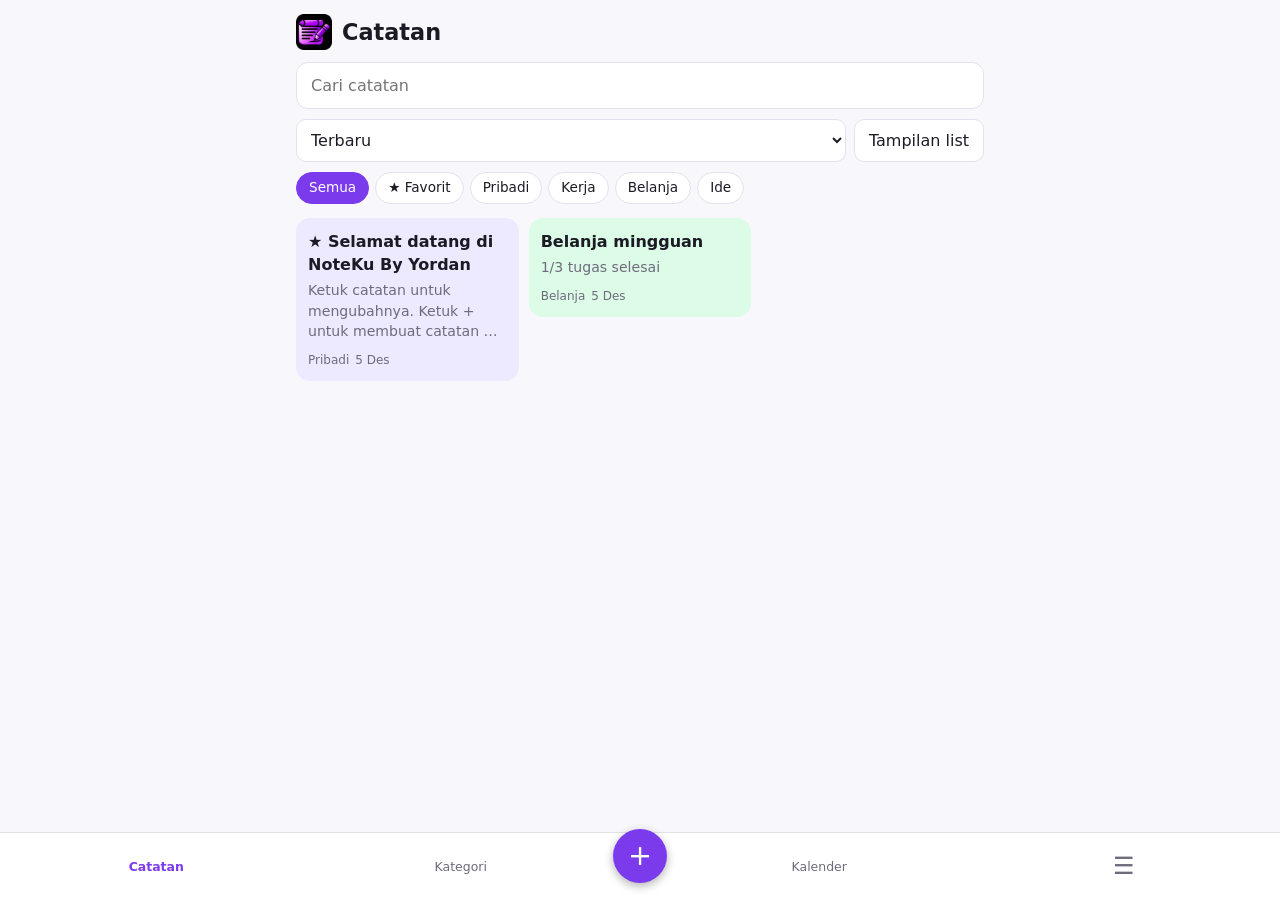
<file: index.html>
<!DOCTYPE html>
<html lang="id">
<head>
<meta charset="utf-8">
<meta name="viewport" content="width=device-width, initial-scale=1, viewport-fit=cover">
<title>NoteKu By Yordan</title>
<link rel="icon" type="image/png" href="[data-uri]">
<link rel="manifest" href="manifest.webmanifest">
<link rel="apple-touch-icon" href="icons/apple-touch-icon.png">
<meta name="theme-color" content="#7c3aed">
<meta name="mobile-web-app-capable" content="yes">
<meta name="apple-mobile-web-app-capable" content="yes">
<meta name="apple-mobile-web-app-title" content="NoteKu By Yordan">
<link rel="stylesheet" href="style.css">
</head>
<body>
<header class="top"><div class="brand"><img class="logo" src="[data-uri]" alt="Logo NoteKu By Yordan" width="36" height="36"><h1 id="ttl">Catatan</h1></div><button class="badge" id="badge" data-a="selclear" aria-label="Batal pilih"></button></header>
<main id="main"></main>
<nav class="nav" id="nav">
  <button data-v="catatan">Catatan</button>
  <button data-v="kategori">Kategori</button>
  <button class="fab" data-a="fab" aria-label="Tambah catatan">+</button>
  <button data-v="kalender">Kalender</button>
  <button data-v="pengaturan" aria-label="Menu pengaturan" style="font-size:1.5rem">☰</button>
</nav>
<div class="nav" id="selbar" style="display:none"></div>
<div id="toast"></div>
<div id="lock"></div>
<div class="modal" id="m"><div class="sheet" id="sheet"></div></div>

<script src="https://accounts.google.com/gsi/client" async defer></script>
<script src="config.js"></script>
<script src="script.js"></script>
</body>
</html>
</file>
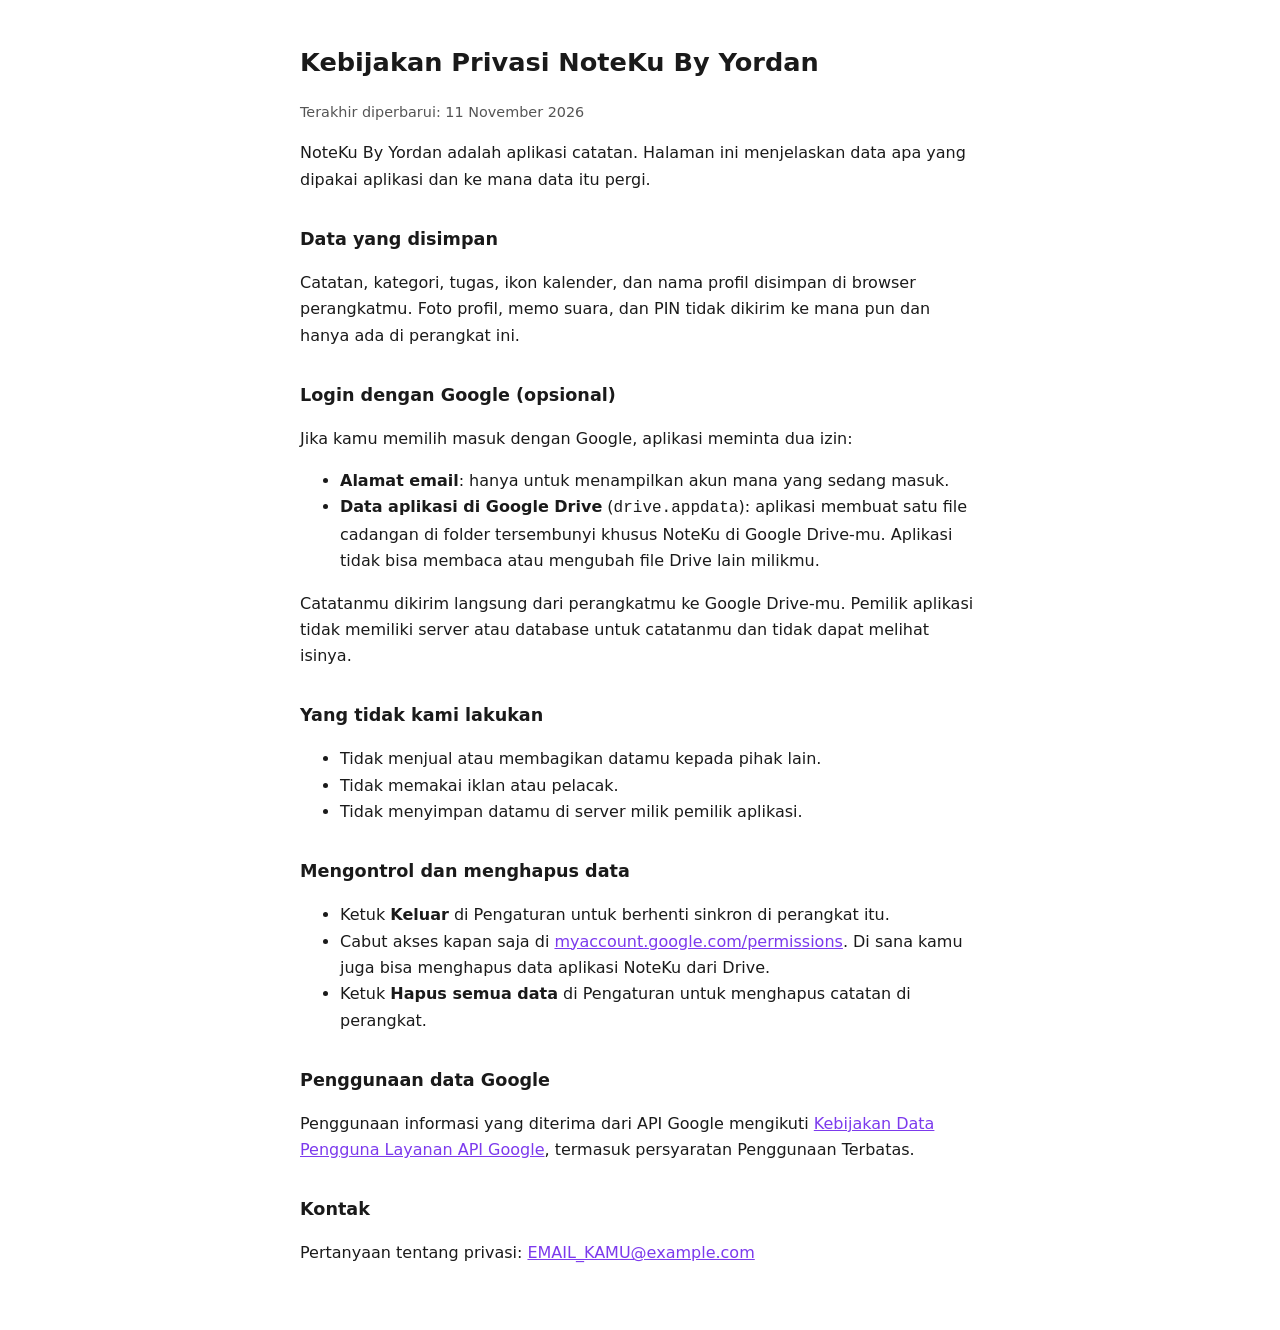
<file: privacy.html>
<!DOCTYPE html>
<html lang="id">
<head>
<meta charset="utf-8">
<meta name="viewport" content="width=device-width, initial-scale=1">
<title>Kebijakan Privasi - NoteKu By Yordan</title>
<style>
:root{color-scheme:light dark;--bg:#fff;--fg:#1a1a1a;--mut:#555;--ac:#7c3aed}
@media (prefers-color-scheme:dark){:root{--bg:#000;--fg:#eee;--mut:#aaa;--ac:#a78bfa}}
body{margin:0;background:var(--bg);color:var(--fg);font:16px/1.65 system-ui,-apple-system,"Segoe UI",sans-serif}
main{max-width:680px;margin:0 auto;padding:24px 18px 48px}
h1{font-size:1.6rem}h2{font-size:1.1rem;margin-top:1.8em}
p,li{color:var(--fg)}.mut{color:var(--mut);font-size:.9rem}a{color:var(--ac)}
</style>
</head>
<body>
<main>
<h1>Kebijakan Privasi NoteKu By Yordan</h1>
<p class="mut">Terakhir diperbarui: 11 November 2026</p>

<p>NoteKu By Yordan adalah aplikasi catatan. Halaman ini menjelaskan data apa yang dipakai aplikasi dan ke mana data itu pergi.</p>

<h2>Data yang disimpan</h2>
<p>Catatan, kategori, tugas, ikon kalender, dan nama profil disimpan di browser perangkatmu. Foto profil, memo suara, dan PIN tidak dikirim ke mana pun dan hanya ada di perangkat ini.</p>

<h2>Login dengan Google (opsional)</h2>
<p>Jika kamu memilih masuk dengan Google, aplikasi meminta dua izin:</p>
<ul>
<li><b>Alamat email</b>: hanya untuk menampilkan akun mana yang sedang masuk.</li>
<li><b>Data aplikasi di Google Drive</b> (<code>drive.appdata</code>): aplikasi membuat satu file cadangan di folder tersembunyi khusus NoteKu di Google Drive-mu. Aplikasi tidak bisa membaca atau mengubah file Drive lain milikmu.</li>
</ul>
<p>Catatanmu dikirim langsung dari perangkatmu ke Google Drive-mu. Pemilik aplikasi tidak memiliki server atau database untuk catatanmu dan tidak dapat melihat isinya.</p>

<h2>Yang tidak kami lakukan</h2>
<ul>
<li>Tidak menjual atau membagikan datamu kepada pihak lain.</li>
<li>Tidak memakai iklan atau pelacak.</li>
<li>Tidak menyimpan datamu di server milik pemilik aplikasi.</li>
</ul>

<h2>Mengontrol dan menghapus data</h2>
<ul>
<li>Ketuk <b>Keluar</b> di Pengaturan untuk berhenti sinkron di perangkat itu.</li>
<li>Cabut akses kapan saja di <a href="https://myaccount.google.com/permissions" target="_blank" rel="noopener">myaccount.google.com/permissions</a>. Di sana kamu juga bisa menghapus data aplikasi NoteKu dari Drive.</li>
<li>Ketuk <b>Hapus semua data</b> di Pengaturan untuk menghapus catatan di perangkat.</li>
</ul>

<h2>Penggunaan data Google</h2>
<p>Penggunaan informasi yang diterima dari API Google mengikuti <a href="https://developers.google.com/terms/api-services-user-data-policy" target="_blank" rel="noopener">Kebijakan Data Pengguna Layanan API Google</a>, termasuk persyaratan Penggunaan Terbatas.</p>

<h2>Kontak</h2>
<p>Pertanyaan tentang privasi: <a href="mailto:EMAIL_KAMU@example.com">EMAIL_KAMU@example.com</a></p>
</main>
</body>
</html>
</file>
<file: style.css>
:root{
  --bg:#f8f7fb;--surface:#fff;--text:#1c1a24;--muted:#6f6b7d;--line:#e4e1ee;--accent:#7c3aed;--accent-text:#fff;--danger:#d33f3f;
  --c-ungu:#ede9fe;--c-biru:#dbeafe;--c-hijau:#dcfce7;--c-oranye:#ffedd5;--c-merah:#fee2e2;--c-abu:#eceef2;
  color-scheme:light;box-sizing:border-box;
  padding-top:env(safe-area-inset-top,0px);
}
@media (prefers-color-scheme:dark){
  :root:not([data-theme="light"]){
    --bg:#121018;--surface:#1c1925;--text:#ece9f5;--muted:#9a95ab;--line:#2d2939;--accent:#a78bfa;--accent-text:#16101f;--danger:#f08080;
    --c-ungu:#2e2349;--c-biru:#1e2f4d;--c-hijau:#1b3a2a;--c-oranye:#4a2d17;--c-merah:#4a1f1f;--c-abu:#2a2f38;color-scheme:dark;
  }
}
:root[data-theme="dark"]{
  --bg:#121018;--surface:#1c1925;--text:#ece9f5;--muted:#9a95ab;--line:#2d2939;--accent:#a78bfa;--accent-text:#16101f;--danger:#f08080;
  --c-ungu:#2e2349;--c-biru:#1e2f4d;--c-hijau:#1b3a2a;--c-oranye:#4a2d17;--c-merah:#4a1f1f;--c-abu:#2a2f38;color-scheme:dark;
}
html{scroll-padding-top:env(safe-area-inset-top,0px)}
*{box-sizing:border-box}
body{margin:0;background:var(--bg);color:var(--text);font:16px/1.45 system-ui,-apple-system,"Segoe UI",Roboto,Arial,sans-serif;padding-bottom:90px}
button,input,textarea,select{font:inherit;color:inherit}
button{cursor:pointer}
:focus-visible{outline:2px solid var(--accent);outline-offset:2px}
.top{display:flex;align-items:center;justify-content:space-between;padding:14px 16px 6px;max-width:720px;margin:0 auto}
h1{margin:0;font-size:1.4rem}
.badge{border:1px solid var(--line);background:var(--surface);border-radius:999px;padding:4px 12px;font-size:.8rem;color:var(--muted)}
main{max-width:720px;margin:0 auto;padding:6px 16px}
.search{width:100%;padding:11px 14px;border:1px solid var(--line);border-radius:12px;background:var(--surface);margin-bottom:10px}
.chips{display:flex;gap:6px;overflow-x:auto;padding-bottom:8px;margin-bottom:6px}
.chip{flex:none;border:1px solid var(--line);background:var(--surface);border-radius:999px;padding:5px 12px;font-size:.85rem}
.chip.on{background:var(--accent);color:var(--accent-text);border-color:var(--accent)}
.grid{column-count:2;column-gap:10px}
.grid.lst{column-count:1}
.grid.lst .card p{-webkit-line-clamp:6;line-clamp:6}
@media(min-width:600px){.grid{column-count:3}.grid.lst{column-count:1}}
.card{border-radius:14px;padding:12px;cursor:pointer;display:flex;flex-direction:column;gap:4px;overflow:hidden;text-align:left;border:0;color:var(--text);width:100%;break-inside:avoid;margin-bottom:10px}
.tools{display:flex;gap:8px;margin-bottom:10px}
.tools select{flex:1;min-width:0;padding:9px 10px;border:1px solid var(--line);border-radius:10px;background:var(--surface)}
.tools button{border:1px solid var(--line);background:var(--surface);border-radius:10px;padding:9px 14px}
#bk,#ib{font-size:.8rem;min-height:180px}
.card{user-select:none;-webkit-user-select:none;-webkit-touch-callout:none}
.shg{display:grid;grid-template-columns:repeat(5,1fr);gap:6px;margin-bottom:10px}
.shb{display:flex;flex-direction:column;align-items:center;gap:2px;padding:10px 2px;border:1px solid var(--line);background:var(--surface);border-radius:12px;font-size:.72rem;color:var(--text);text-decoration:none}
.shb i{font-style:normal;font-size:1.4rem}
.card.sel{outline:3px solid var(--accent);outline-offset:-3px}
.modal.full{align-items:stretch}
.modal.full .sheet{max-width:none;max-height:none;height:100%;border-radius:0;display:flex;flex-direction:column;padding-top:calc(10px + env(safe-area-inset-top,0px))}
.modal.full #eb{flex:1;min-height:160px;resize:none;line-height:2rem;padding:0 12px;background-color:var(--surface);background-image:repeating-linear-gradient(to bottom,transparent 0,transparent calc(2rem - 1px),var(--line) calc(2rem - 1px),var(--line) 2rem);background-attachment:local}
.edtop{display:flex;align-items:center;justify-content:space-between;gap:8px;margin-bottom:10px}
.edtop .g{display:flex;gap:8px;align-items:center}
.back{border:0;background:none;font-size:1.9rem;line-height:1;padding:2px 10px 2px 0;color:var(--text)}
.calh{display:flex;align-items:center;justify-content:space-between;margin:4px 0 8px}
.calh button{border:0;background:none;font-size:1.1rem;padding:6px 14px;color:var(--text)}
.calg{display:grid;grid-template-columns:repeat(7,1fr);border-top:1px solid var(--line);border-left:1px solid var(--line);background:var(--surface);margin-bottom:6px}
.dow{padding:6px 0;text-align:center;font-size:.72rem;font-weight:600;color:var(--muted);border-right:1px solid var(--line);border-bottom:1px solid var(--line)}
.dow.sun,.day.sun{color:#c0504d}
.dow.sat,.day.sat{color:#2a7a96}
.day{min-height:66px;border:0;border-right:1px solid var(--line);border-bottom:1px solid var(--line);background:var(--surface);color:var(--text);display:flex;flex-direction:column;align-items:flex-start;padding:4px 6px;font-size:.95rem;text-align:left;cursor:pointer;gap:4px}
.day.oth{background:var(--bg);opacity:.55}
.day.today{outline:2px solid #6d8cf5;outline-offset:-2px}
.day.selc{background:var(--c-ungu)}
.dots{display:flex;gap:3px}
.dots i{width:6px;height:6px;border-radius:50%;background:var(--accent)}
.av{border-radius:50%;background:var(--accent);color:var(--accent-text);display:flex;align-items:center;justify-content:center;font-weight:700;flex:none}
.prof{width:100%;display:flex;align-items:center;gap:14px;text-align:left;color:var(--text);cursor:pointer}
.ic{border:1px solid var(--line);background:var(--surface);border-radius:10px;padding:8px 12px;font-size:1.1rem}
.nav button[data-a]:not(.fab){flex:1;border:0;background:none;padding:6px 2px;font-size:.72rem;color:var(--text);display:flex;flex-direction:column;align-items:center;gap:2px}
.nav button[data-a]:not(.fab) i{font-style:normal;font-size:1.25rem}
#toast{position:fixed;left:50%;bottom:calc(92px + env(safe-area-inset-bottom,0px));transform:translateX(-50%);background:var(--text);color:var(--bg);padding:8px 16px;border-radius:999px;font-size:.88rem;z-index:40;display:none;max-width:90%;text-align:center}
.card h3{margin:0;font-size:1rem;word-break:break-word}
.card p{margin:0;font-size:.88rem;color:var(--muted);white-space:pre-wrap;display:-webkit-box;-webkit-line-clamp:3;line-clamp:3;-webkit-box-orient:vertical;overflow:hidden}
.meta{margin-top:auto;font-size:.75rem;color:var(--muted);display:flex;justify-content:space-between;gap:6px;padding-top:6px}
.empty{text-align:center;color:var(--muted);padding:48px 12px}
.nav{position:fixed;left:0;right:0;bottom:0;background:var(--surface);border-top:1px solid var(--line);display:flex;align-items:center;justify-content:space-around;padding:6px 4px calc(6px + env(safe-area-inset-bottom,0px));z-index:10}
.nav button[data-v]{flex:1;border:0;background:none;padding:10px 2px;font-size:.78rem;color:var(--muted)}
.nav button[data-v].on{color:var(--accent);font-weight:700}
.fab{flex:none;width:54px;height:54px;border-radius:50%;border:0;background:var(--accent);color:var(--accent-text);font-size:1.8rem;line-height:1;margin-top:-22px;box-shadow:0 3px 10px rgba(0,0,0,.3)}
.modal{position:fixed;inset:0;background:rgba(0,0,0,.5);display:none;align-items:flex-end;justify-content:center;z-index:30}
.modal.open{display:flex}
.sheet{background:var(--bg);width:100%;max-width:640px;max-height:92%;overflow:auto;border-radius:16px 16px 0 0;padding:16px 16px calc(16px + env(safe-area-inset-bottom,0px))}
.sheet input,.sheet textarea,.sheet select{width:100%;padding:10px 12px;border:1px solid var(--line);border-radius:10px;background:var(--surface);margin-bottom:10px}
.sheet textarea{min-height:140px;resize:vertical}
.sheet h2{margin:0 0 8px;font-size:1.2rem}
.btn{border:0;background:var(--accent);color:var(--accent-text);padding:10px 16px;border-radius:10px;font-weight:600}
.btn.ghost{background:transparent;color:var(--text);border:1px solid var(--line)}
.btn.danger{background:transparent;color:var(--danger);border:1px solid var(--line)}
.btn.block{width:100%}
.row{display:flex;gap:8px;justify-content:space-between;align-items:center;margin-top:10px;flex-wrap:wrap}
.row .g{display:flex;gap:8px}
.sw{display:flex;gap:10px;margin-bottom:12px}
.dot{width:32px;height:32px;border-radius:50%;border:2px solid var(--line)}
.dot.on{border-color:var(--accent);box-shadow:0 0 0 2px var(--accent)}
.cli{display:flex;align-items:center;gap:8px;margin-bottom:6px}
.cli input[type=checkbox]{width:20px;height:20px;margin:0;flex:none}
.cli input[type=text]{margin:0;flex:1}
.cli button{border:0;background:none;color:var(--muted);font-size:1.2rem}
.box{background:var(--surface);border:1px solid var(--line);border-radius:12px;padding:14px;margin-bottom:12px}
.stats{display:grid;grid-template-columns:repeat(4,1fr);gap:8px;margin-bottom:14px}
.stats div{background:var(--surface);border:1px solid var(--line);border-radius:12px;padding:10px 4px;text-align:center;font-size:.75rem;color:var(--muted)}
.stats b{display:block;font-size:1.3rem;color:var(--accent)}
h4{margin:14px 0 6px;font-size:.95rem}
.list .it{display:flex;justify-content:space-between;align-items:center;gap:8px;background:var(--surface);border:1px solid var(--line);border-radius:12px;padding:10px 14px;margin-bottom:8px}
.it button{border:0;background:none;color:var(--danger);font-size:.85rem}
.themes{display:grid;grid-template-columns:repeat(3,1fr);gap:8px}
.themes button{padding:10px;border:1px solid var(--line);background:var(--surface);border-radius:10px}
.themes button.on{border-color:var(--accent);color:var(--accent);font-weight:700}
.plan{border:1px solid var(--line);background:var(--surface);border-radius:12px;padding:12px 14px;margin-bottom:10px}
.plan.on{border-color:var(--accent)}
.plan ul{margin:6px 0 0;padding-left:18px;font-size:.92rem}
.warn{background:var(--c-oranye);border-radius:10px;padding:10px 12px;margin-bottom:10px;font-size:.92rem}
.small{font-size:.82rem;color:var(--muted)}
#lock{position:fixed;inset:0;z-index:100;background:var(--bg);display:none;flex-direction:column;align-items:center;justify-content:center;gap:12px;padding:24px;text-align:center}
#lock.on{display:flex}
#lock input{width:200px;text-align:center;font-size:1.6rem;letter-spacing:.4em;padding:10px;border:1px solid var(--line);border-radius:12px;background:var(--surface)}
.swc{display:flex;gap:10px;flex-wrap:wrap;margin-bottom:6px}
.swc button{width:34px;height:34px;border-radius:50%;border:2px solid var(--line)}
.swc button.on{box-shadow:0 0 0 3px var(--text)}
.au{display:flex;align-items:center;gap:8px;margin:6px 0}
.au audio{flex:1;min-width:0;height:36px}
.au button{border:0;background:none;color:var(--danger);font-size:1.3rem}
.icg{display:grid;grid-template-columns:repeat(6,1fr);gap:8px;margin-bottom:12px}
.icg button{font-size:1.5rem;padding:8px 0;border:1px solid var(--line);background:var(--surface);border-radius:12px}
.icg button.on{border-color:var(--accent);box-shadow:0 0 0 2px var(--accent)}
.ico{font-size:1.25rem;line-height:1}
.brand{display:flex;align-items:center;gap:10px}
.logo{width:36px;height:36px;flex:none}
.edtop .etitle{flex:1;min-width:0;width:auto;margin:0;font-weight:600;font-size:1.05rem}
.cwrap{position:relative;flex:none}
.cbtn{width:40px;height:40px;border-radius:10px;border:2px solid var(--line);padding:0}
.cpop{display:none;position:absolute;right:0;top:calc(100% + 8px);background:var(--surface);border:1px solid var(--line);border-radius:14px;padding:12px;gap:10px;z-index:5;box-shadow:0 4px 14px rgba(0,0,0,.25)}
.cpop.open{display:flex}
</file>
